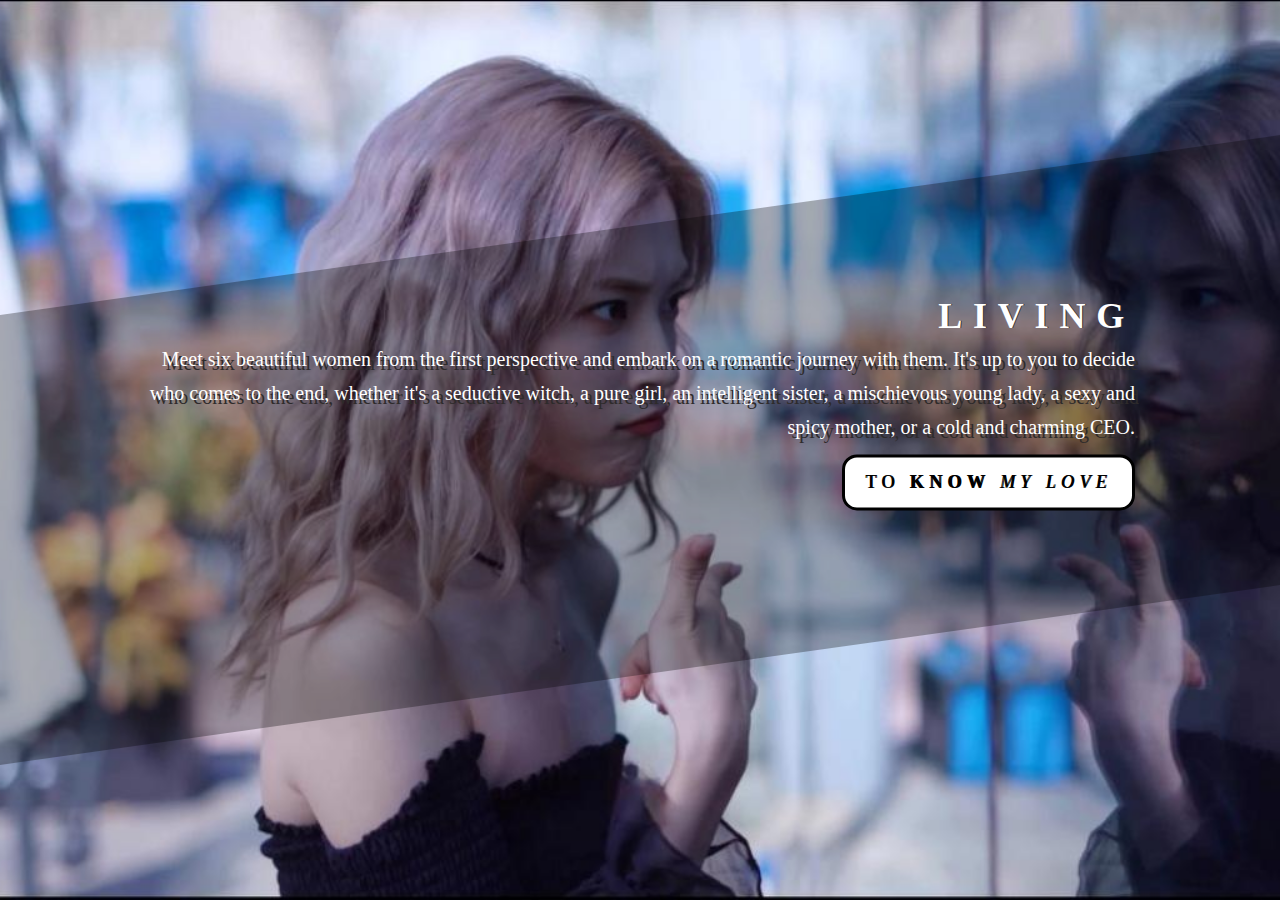
<file: index.html>
<!DOCTYPE html>
<html lang="zh-CN">

<head>
  <meta charset="UTF-8">
  <meta name="viewport" content="width=device-width, initial-scale=1.0">
  <title>SurroundedByMyGirlfriends</title>
  <link rel="stylesheet" href="./css/base.css">
  <link rel="stylesheet" href="./css/index.css">
</head>

<body>
  <div class="scroll_box">
    <section class="prev" data-name="prev">
      <div class="img_prev"></div>
    </section>
    <section class="cur">
      <div class="img_cur" data-id="1">
        <div class="text-box">
          <div class="cnt">
            <h2>LIVING</h2>
            <p>
              Meet six beautiful women from the first perspective and embark on a romantic journey with them.
              It's up to you to decide who comes to the end, whether it's a seductive witch, a pure girl, an intelligent
              sister, a
              mischievous young lady, a sexy and spicy mother, or a cold and charming CEO.
            </p>
            <p>
              <a href="./home.html" target="_blank" class="btn">TO <strong>KNOW </strong><em>MY LOVE</em></a>
            </p>
          </div>
        </div>
      </div>
    </section>
    <section class="next" data-name="next">
      <div class="img_next"></div>
    </section>
  </div>
  <script src="./js/index.js"></script>
</body>

</html>
</file>
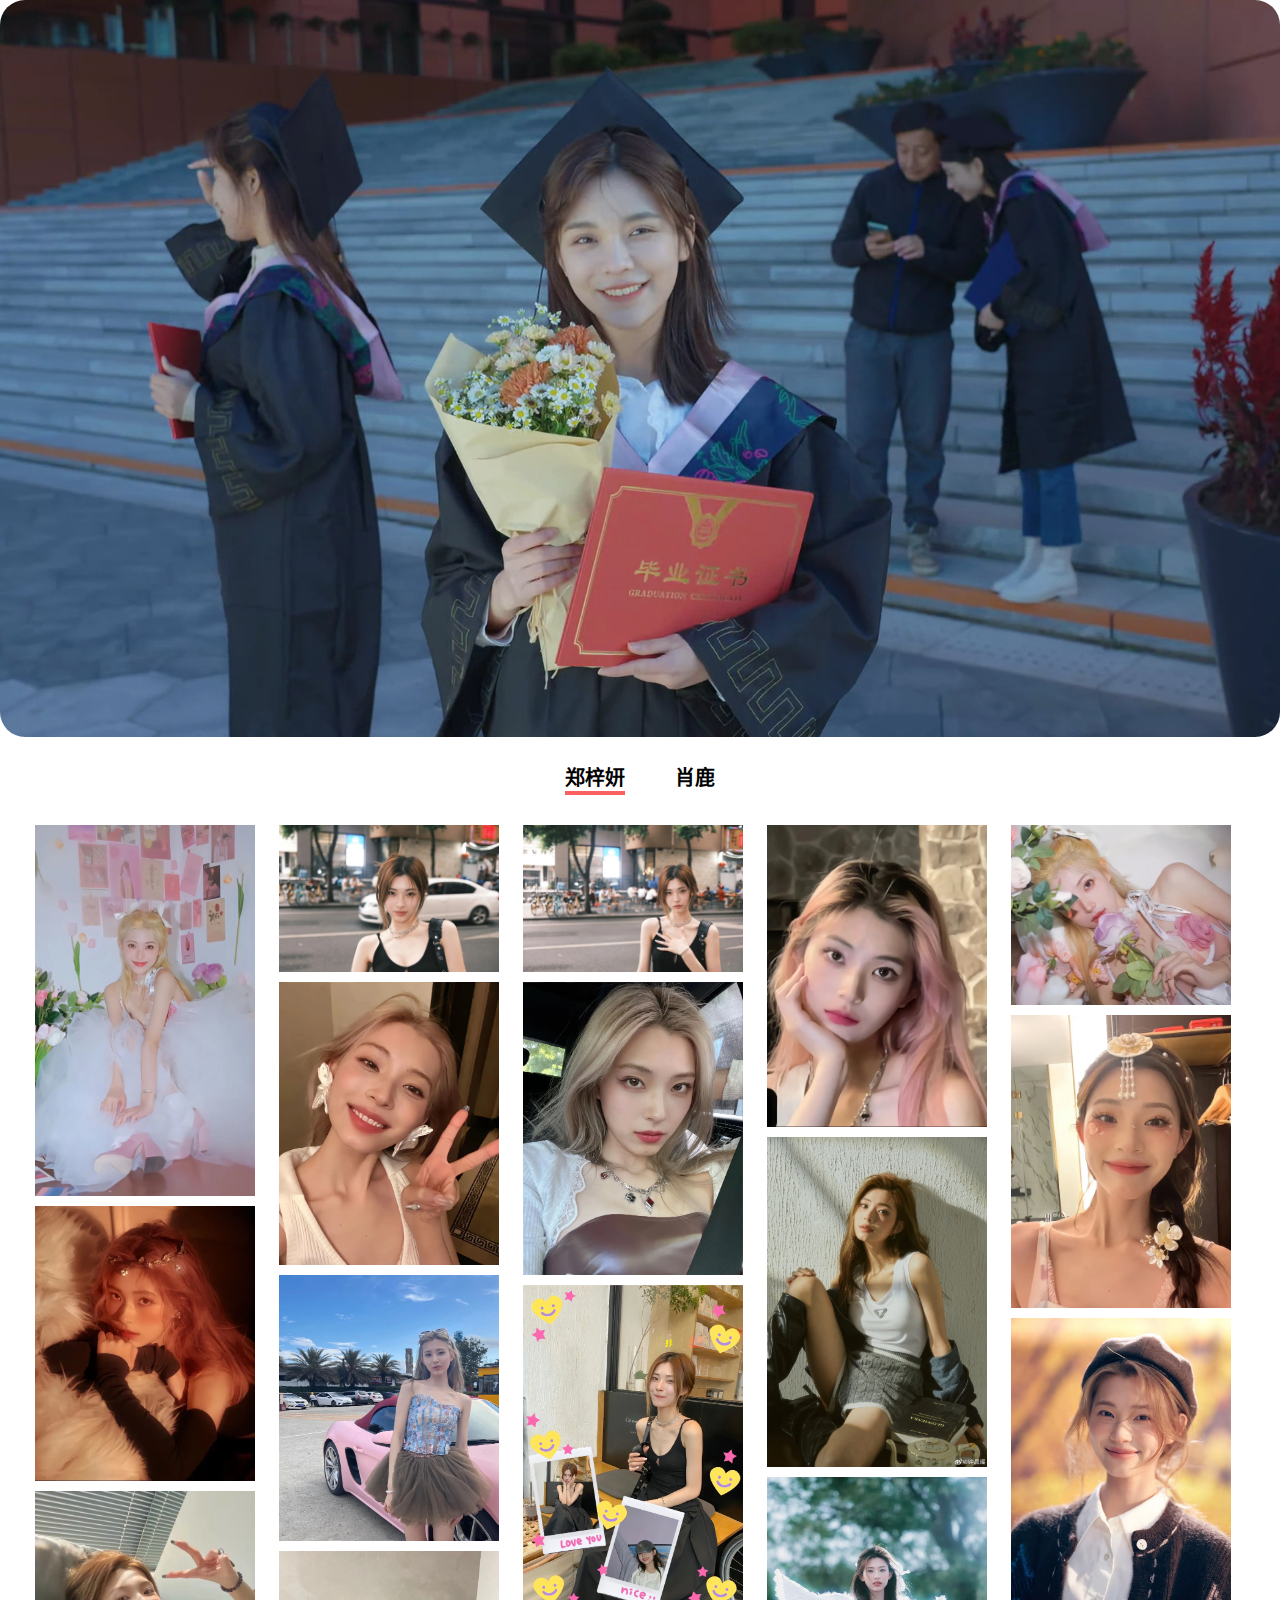
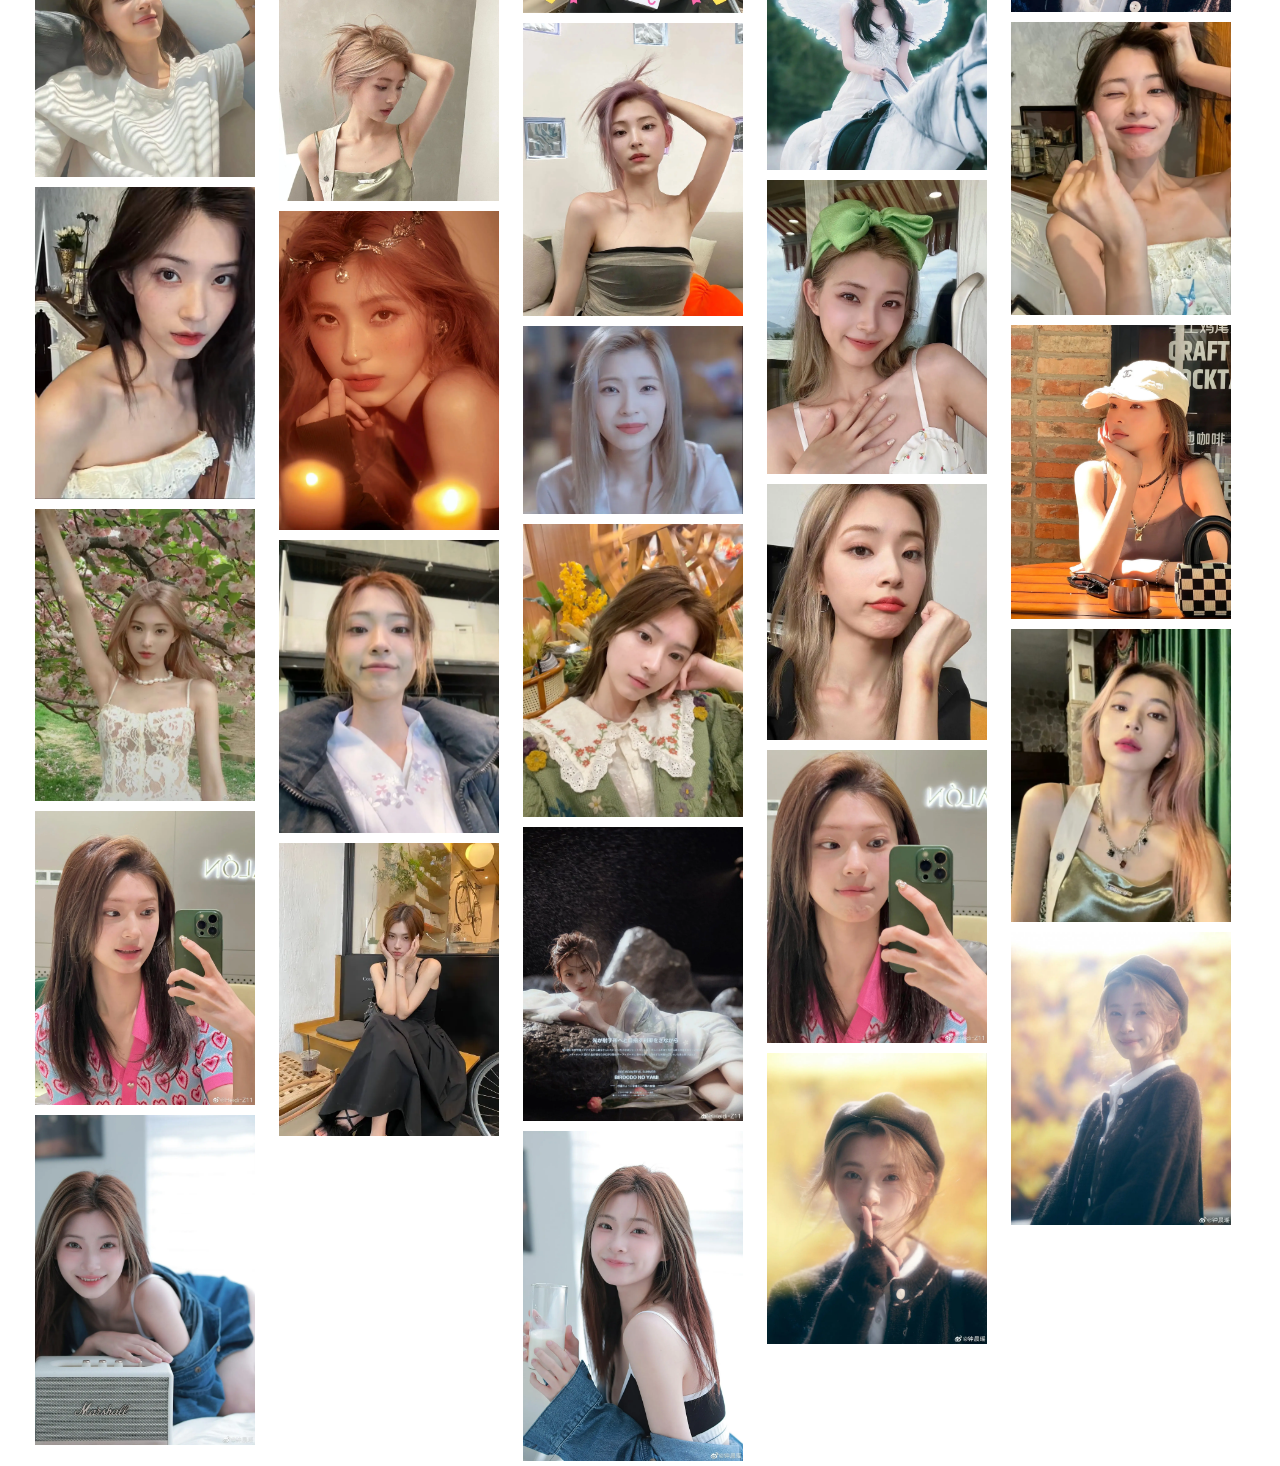
<file: home.html>
<!DOCTYPE html>
<html lang="zh-CN">

<head>
  <meta charset="UTF-8">
  <meta name="viewport" content="width=device-width, initial-scale=1.0">
  <title>MyGirlfriends</title>
  <link rel="stylesheet" href="./css/base.css">
  <link rel="stylesheet" href="./css/style.css">
</head>

<body>
  <div class="box">
    <ul>
      <li></li>
      <li></li>
      <li></li>
      <li></li>
      <li></li>
      <li></li>
    </ul>
    <div class="prev">&lt;</div>
    <div class="next">&gt;</div>
  </div>

  
  <div class="nav">
    <ul>
      <li class="active" data-id="1" data-name="zcy">郑梓妍</li>
      <li data-id="2" data-name="xl">肖鹿</li>
    </ul>
  </div>
  <div class="waterfall">
  </div>


  <script src="./js/script.js"></script>
</body>

</html>
</file>
<file: css/base.css>
* {
  margin: 0;
  padding: 0;
  box-sizing: border-box;
}

li {
  list-style: none;
}
</file>
<file: css/index.css>
.scroll_box {
  position: relative;
  width: 100%;
  height: 100vh;
  overflow: hidden;
}

.scroll_box .cur {
  position: absolute;
  top: 0;
  width: 100%;
  height: 100%;
}

.scroll_box .cur .img_cur {
  width: 100%;
  height: 100vh;
}

.scroll_box .prev {
  overflow: hidden;
  position: absolute;
  top: 0;
  width: 100%;
  height: 0;
  z-index: 1;
}

.scroll_box .prev .img_prev {
  width: 100%;
  height: 100vh;
}

.scroll_box .next {
  overflow: hidden;
  position: absolute;
  bottom: 0;
  width: 100%;
  height: 0;
  z-index: 1;
}

.scroll_box .next .img_next {
  width: 100%;
  height: 100vh;
}

section,
#footer {
  height: 100vh;
  position: relative;
  color: rgba(255, 255, 255, .8);
  font-size: 10vh;
  /* 设置字体 */
  font-family: 'modern_no._20regular',
    serif;
  /* 文字阴影 */
  text-shadow: 4px 4px rgb(46, 43, 43);
  /* 弹性布局 */
  display: flex;
  /* 水平居中 */
  justify-content: center;
  /* 垂直居中 */
  align-items: center;
}

#footer {
  background-color: #c0b5aa;
  height: 50vh;
  color: #fff;
  font-size: 20vh;
}

.text-box {
  width: 100%;
  height: 50%;
  /* 绝对定位 */
  position: absolute;
  bottom: 25%;
  /* 文字居中 */
  text-align: center;
  background-color: rgba(0, 0, 0, .3);
  /* 旋转中心 */
  transform-origin: center bottom;
  /* 扭曲斜切 */
  transform: skew(0, -8deg);

}

.text-box .cnt {
  display: inline-block;
  text-align: right;
  margin: 40px 0 10px;
  width: 90%;
  max-width: 990px;
  transform-origin: right bottom;
  transform: skew(0, 8deg);
}

.cnt h2 {
  margin-top: 100px;
  font-size: 36px;
  font-family: 'modern_no._20regular',
    serif;
  text-shadow: 1px 0px 0px #323232;
  letter-spacing: 0.3em;
  /* 大写字母 */
  text-transform: uppercase;
  color: #fff;
  margin-bottom: 5px;
}

.cnt p {
  font-size: 20px;
  line-height: 1.7;
  margin-bottom: 10px;
  color: #fff;
}

.cnt a.btn {
  font-size: 90%;
  font-family: 'modern_no._20regular',
    serif;
  letter-spacing: 0.3em;
  text-shadow: 1px 0px 0px black;
  line-height: 2.8;
  display: inline-block;
  background-color: rgba(255, 255, 255, 1);
  color: #000;
  border: 3px solid #000;
  white-space: nowrap;
  text-decoration: none;
  padding: 0 20px;
  border-radius: 15px;
}
</file>
<file: css/style.css>
/* 顶部轮播图布局 */
.box {
  position: relative;
  width: 100%;
  height: 737px;
  overflow: hidden;
  border-radius: 25px;
}

.box ul {
  display: flex;
  width: calc(100% * 7);
  height: 100%;
}

.box ul li {
  float: left;
  width: 100%;
  height: 100%;
}

.box .prev,
.box .next {
  display: none;
  position: absolute;
  top: calc(50% - 33px);
  width: 66px;
  height: 66px;
  border-radius: 50%;
  background-color: rgba(0, 0, 0, 0.1);
  color: rgba(255, 255, 255, 0.5);
  font-size: 45px;
  transition: all 0.3s;
  cursor: pointer;
}

.box .prev {
  left: 45px;
  padding-left: 13px;
}

.box .next {
  right: 45px;
  padding-left: 19px;
}

.box .prev:hover,
.box .next:hover {
  background-color: #fc6060;
  color: rgb(255, 255, 255);
}

/* 中间导航栏布局 */
.nav {
  display: flex;
  width: 80%;
  margin: 25px auto;
  justify-content: center;
}

.nav ul li {
  float: left;
  margin: 0 25px;
  border-bottom: 4.1px solid transparent;
  font-weight: 700;
  font-size: 20px;
  cursor: pointer;
  transition: all 0.5s;
}

/* 下划线样式 */
.nav ul li.active {
  border-bottom: 4.1px solid rgb(252, 96, 96);
}

/* 瀑布流布局 */
.waterfall {
  /* position: relative; */
  display: flex;
  justify-content: space-around;
  /* width: 90%;
  margin: 0 auto; */
  padding: 0 30px;
}

.cDiv{
 
  flex: 1;
    flex-basis: 0;
}

.cDiv .waterfallBox {
  overflow: hidden;
  padding: 5px;
  /* position: absolute; */
  border-radius: 10px;
  transition: all 5s;
}

.waterfall img {
  /* 取消图片底侧有空白缝隙的问题 */
  vertical-align: middle;
  opacity: 1;
   width: 220px;
  transition: all 0.3s;
  cursor: pointer;
}

.waterfall img:hover {
  transform: scale(1.7);
}
/* 
.fangda{
 
  position: fixed;  
  top: 50%;
  left: 50%;
  transform: translate(-50%, -50%);
  z-index: 999;
} */
</file>
